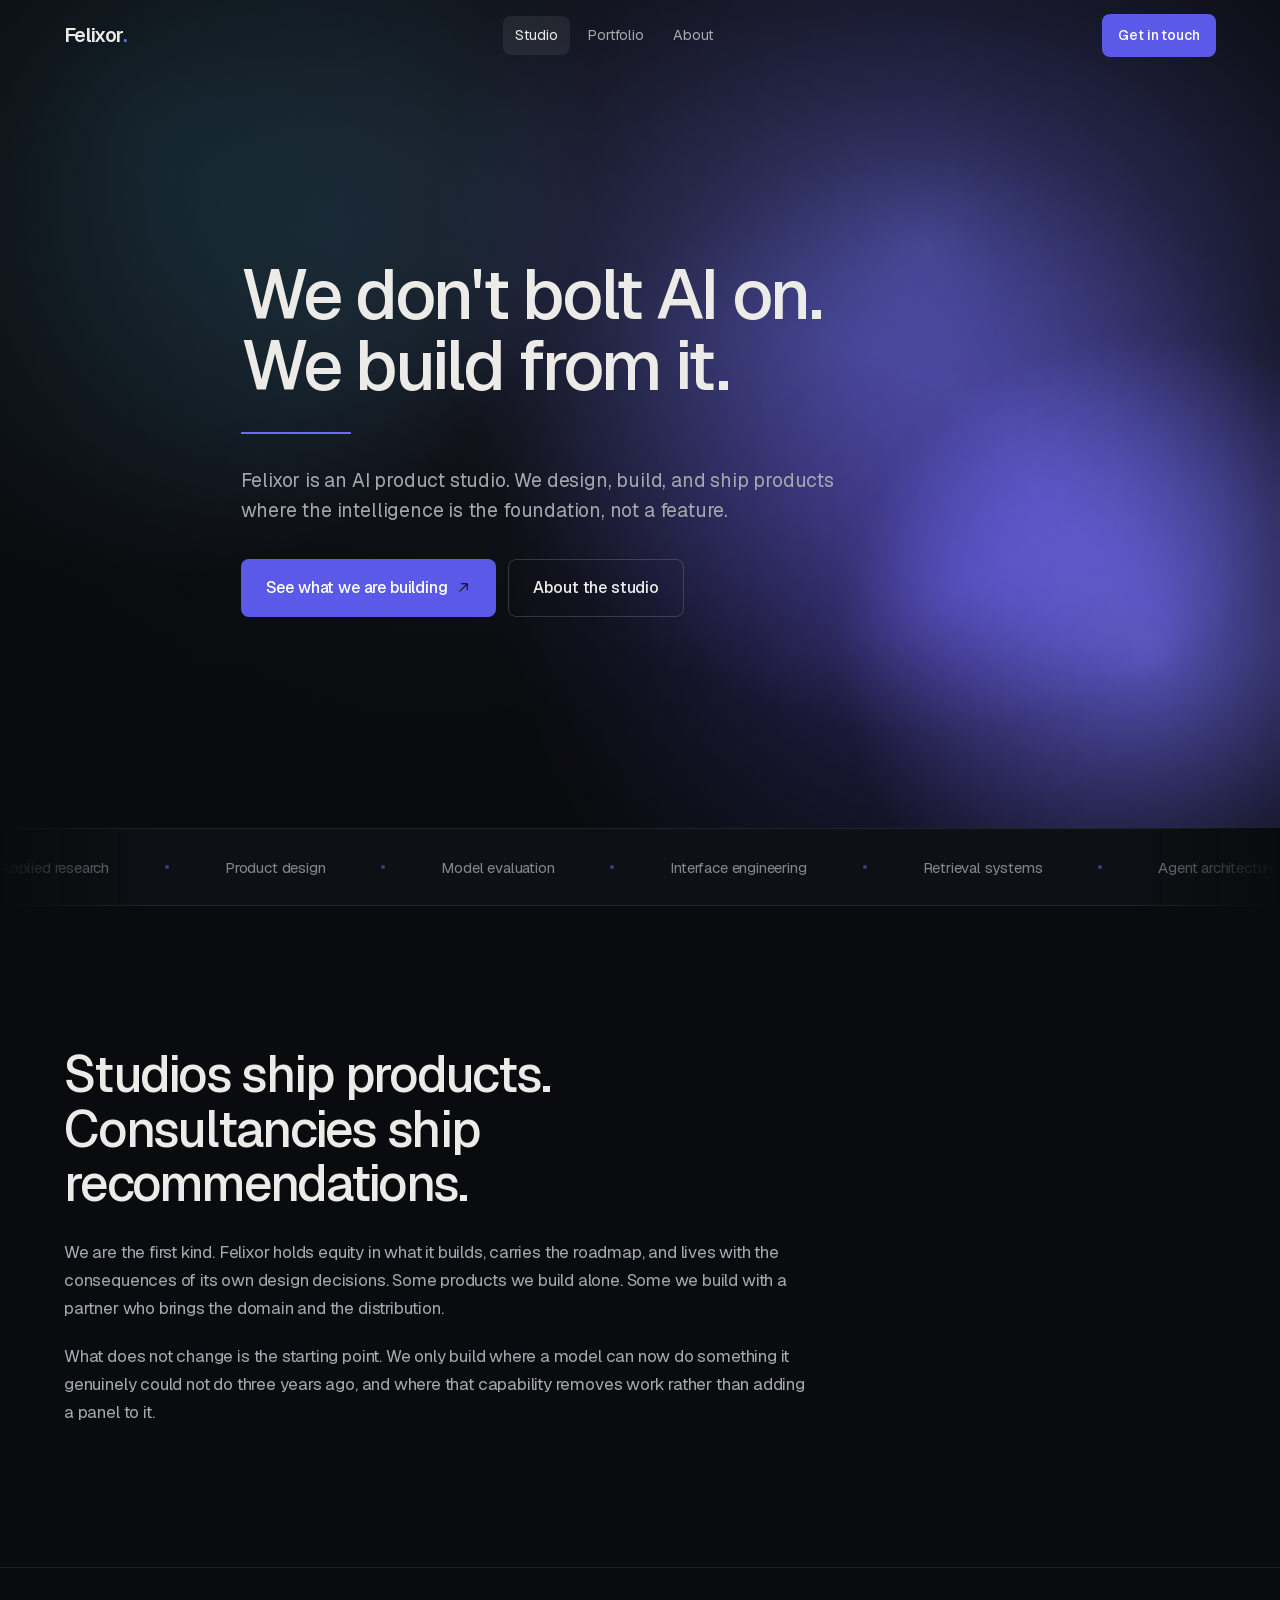
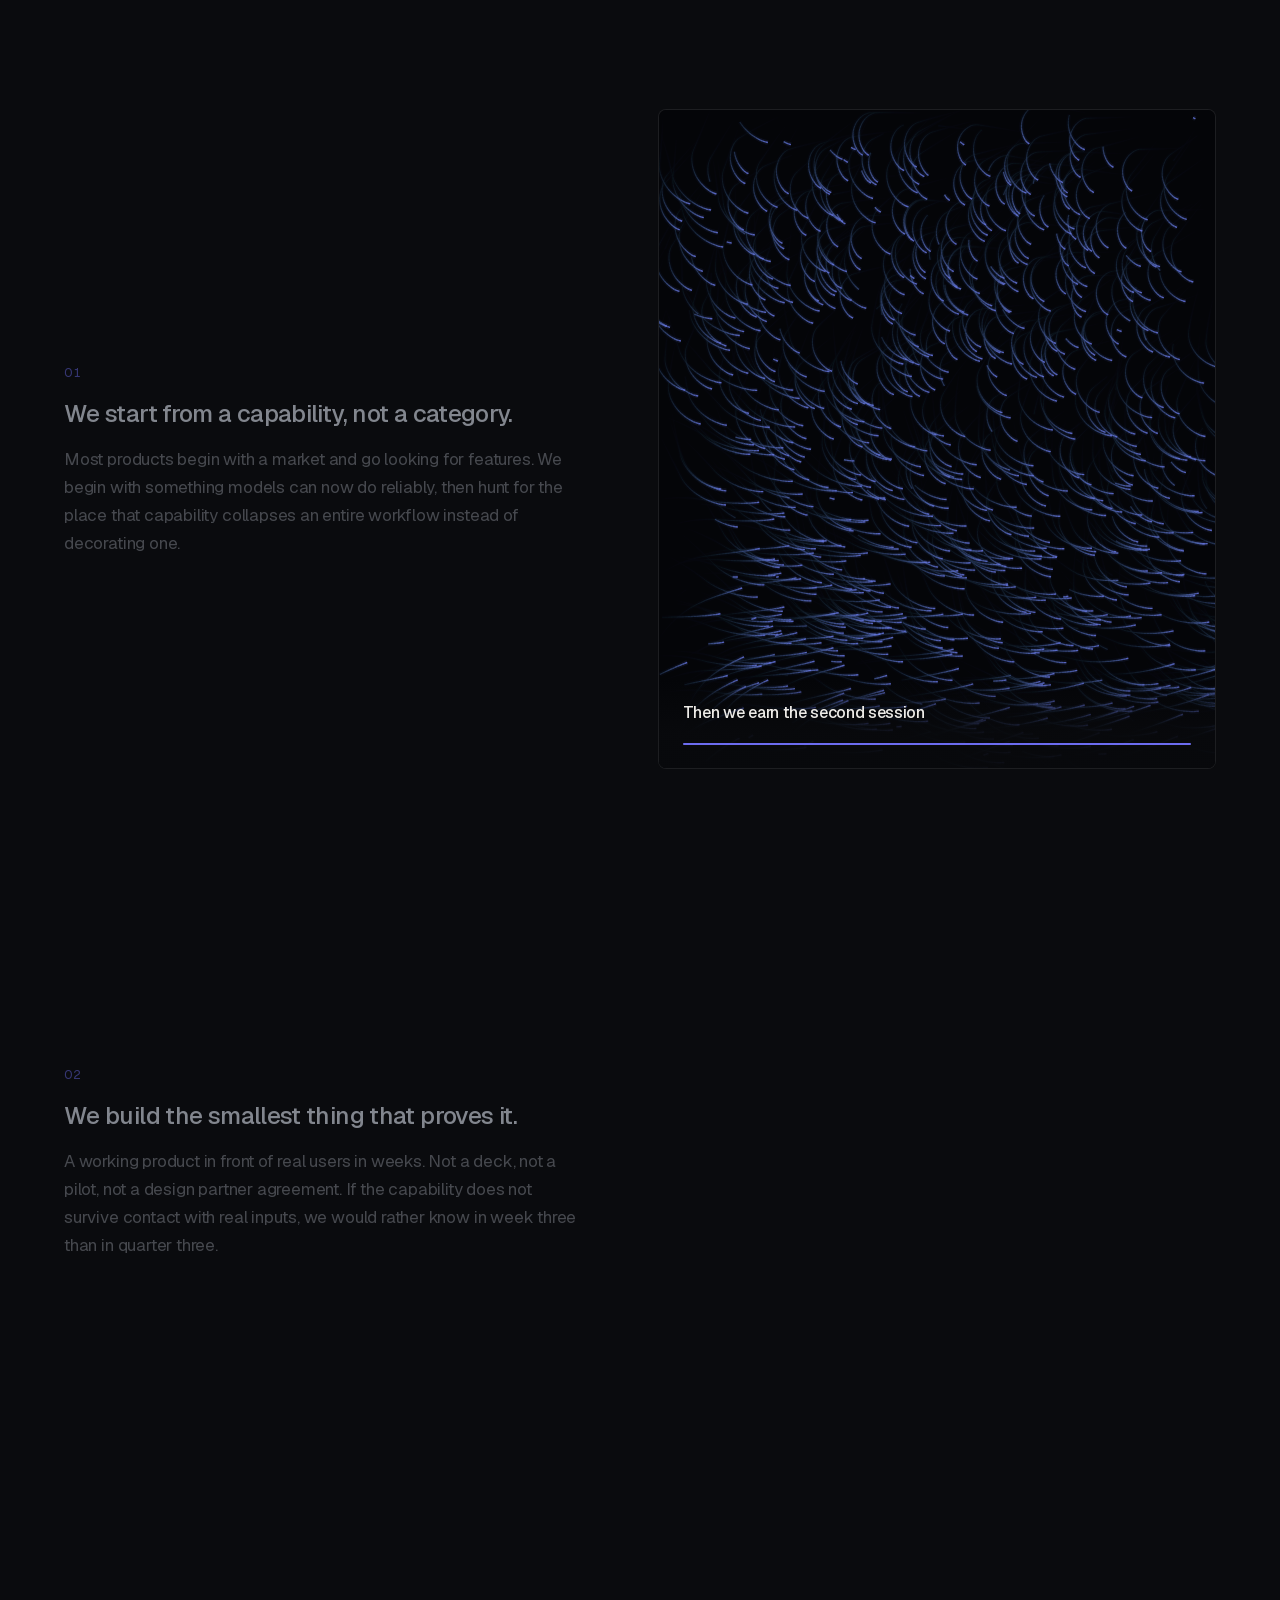
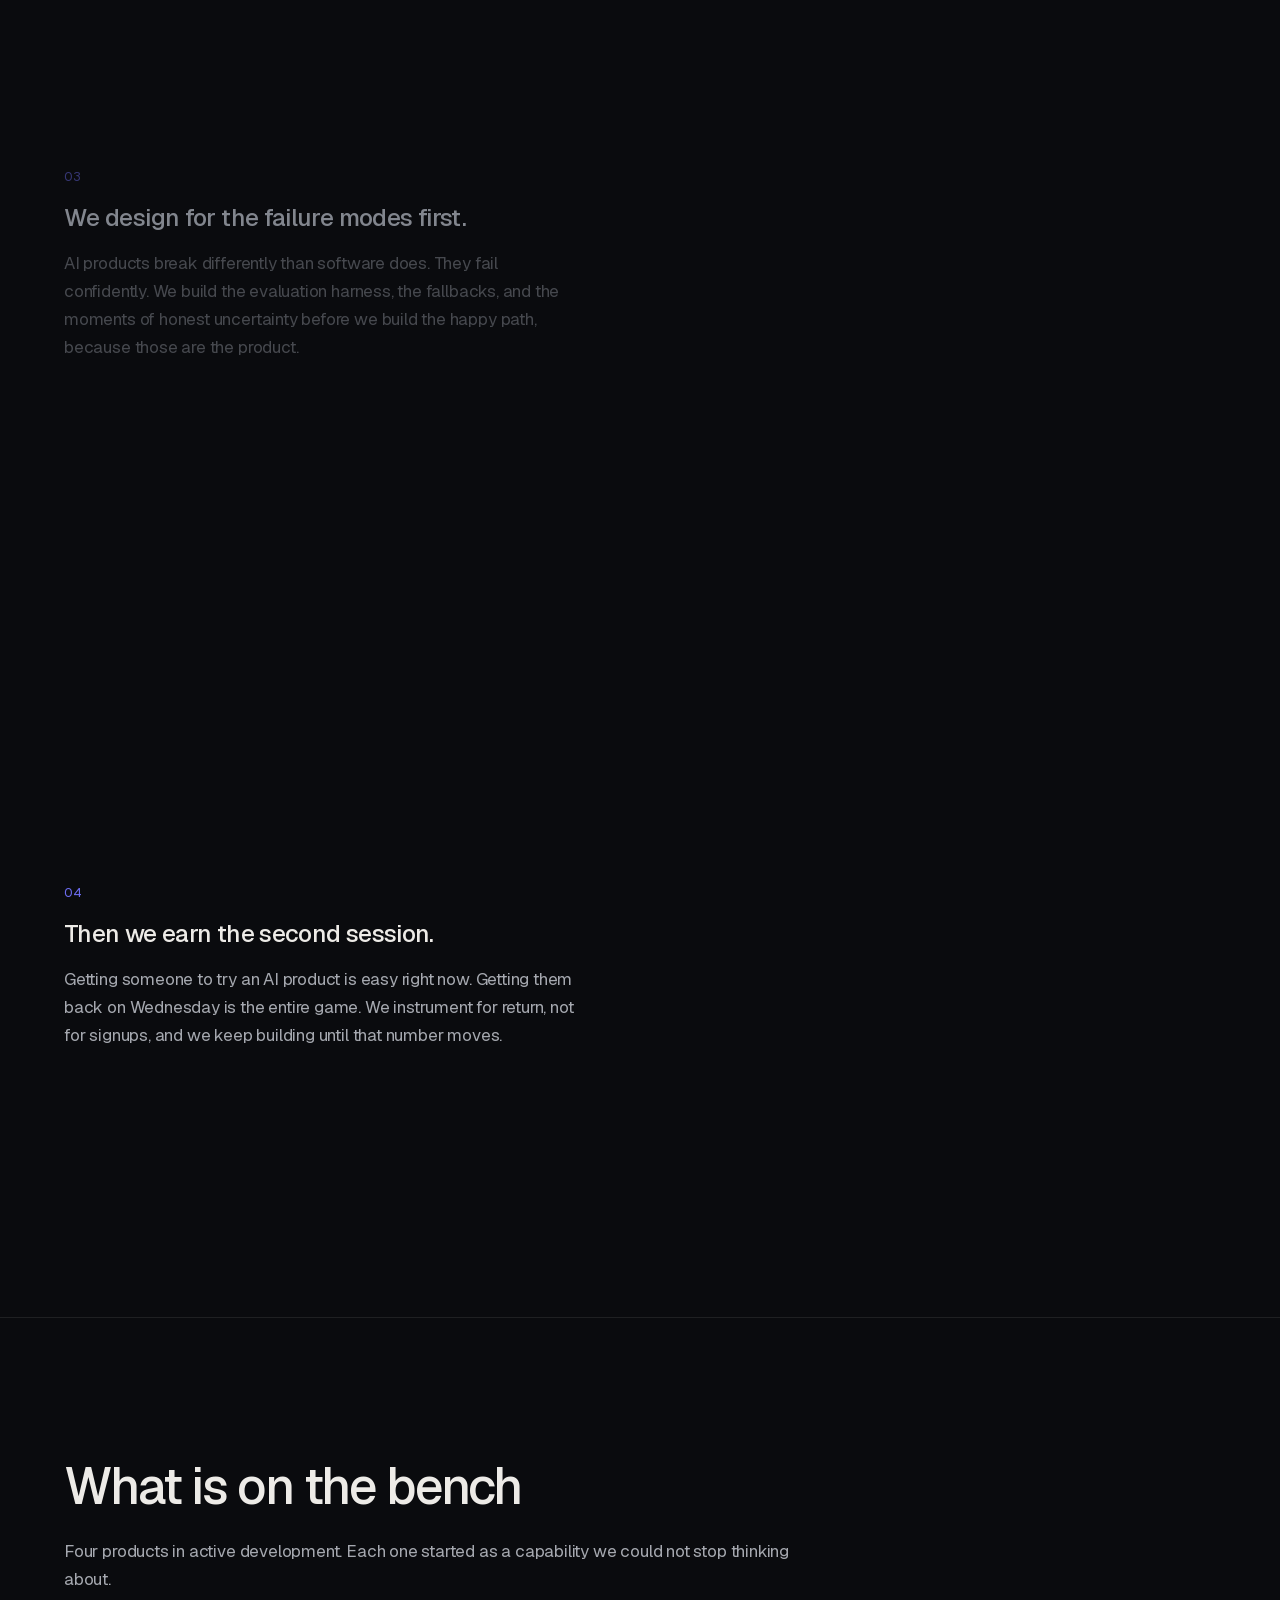
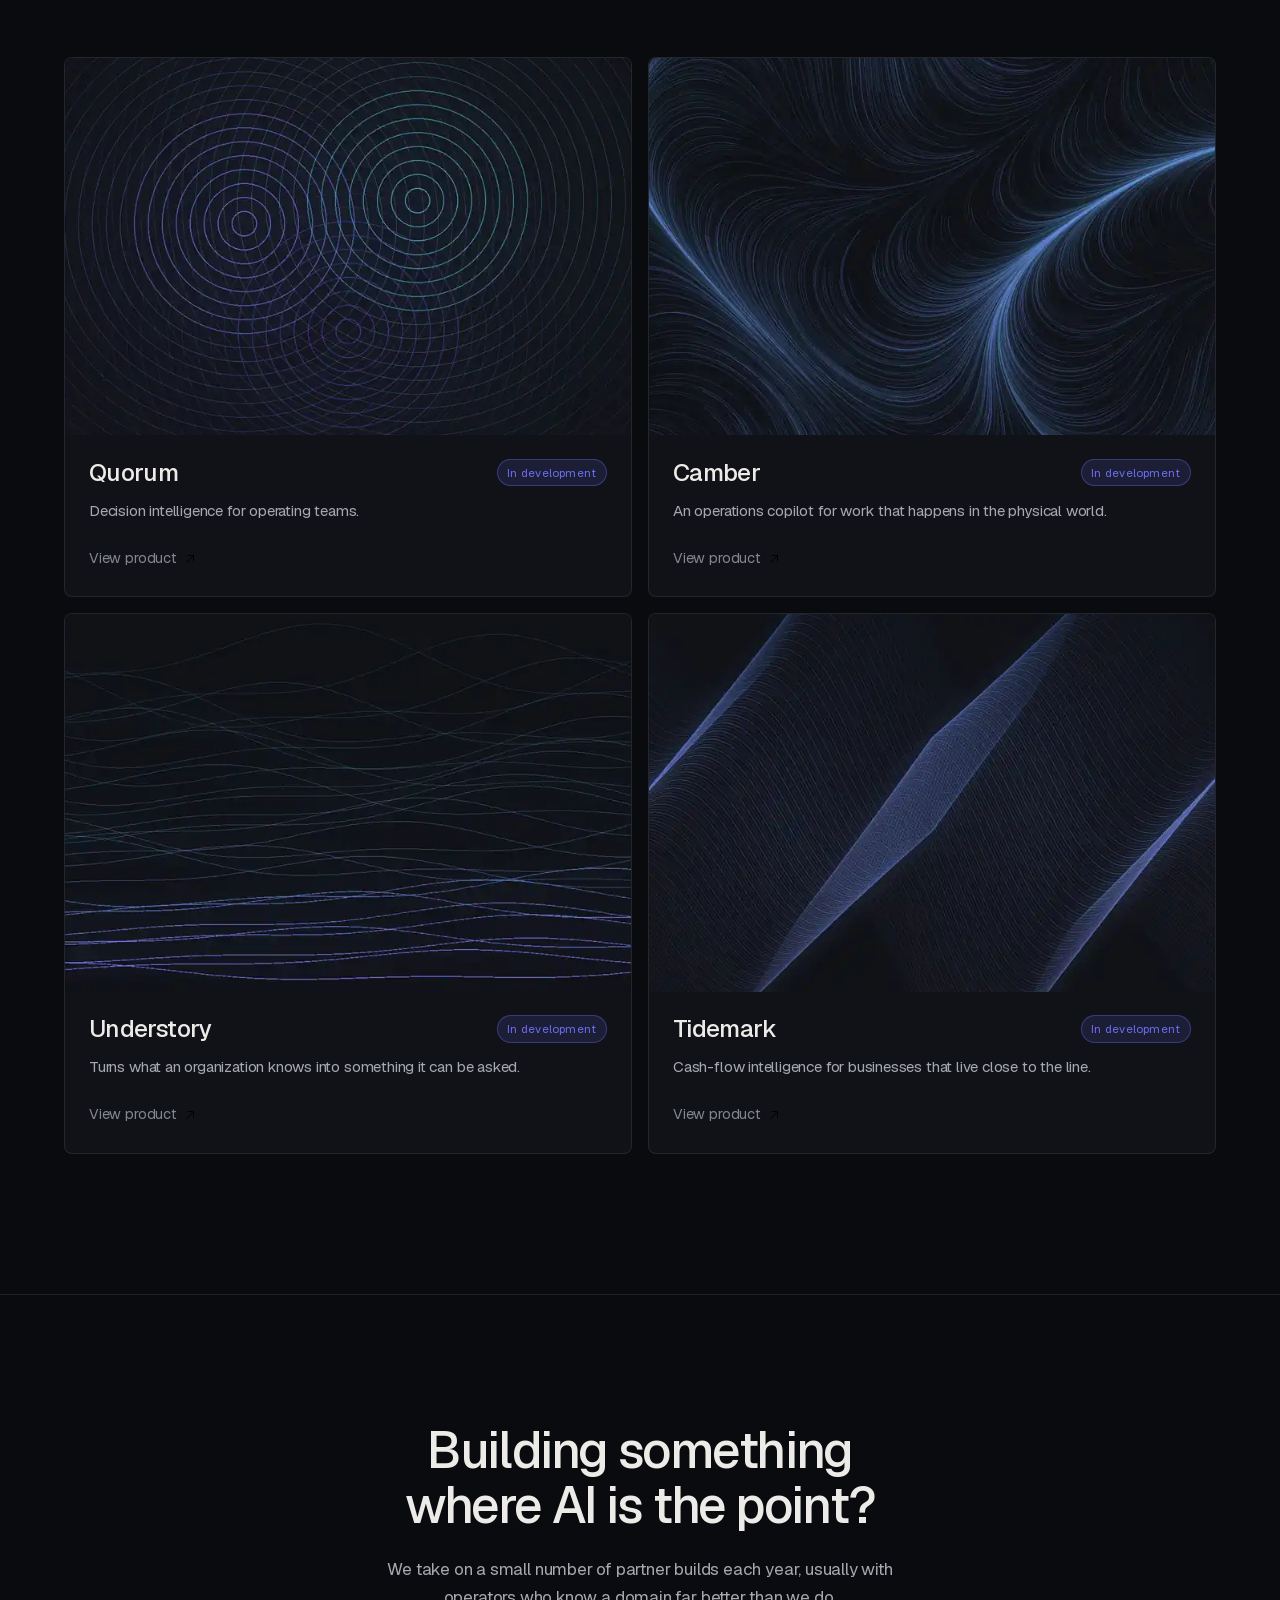
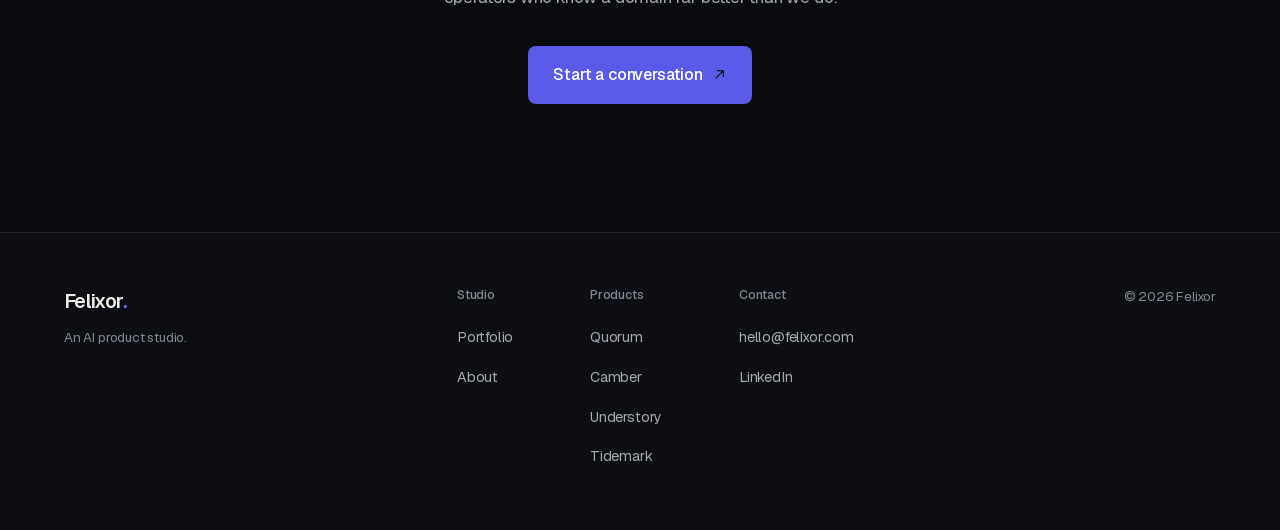
<file: index.html>
<!doctype html>
<html lang="en">
<head>
<meta charset="utf-8">
<meta name="viewport" content="width=device-width, initial-scale=1">
<meta name="description" content="Felixor is an AI product studio. We design, build, and ship products where the intelligence is the foundation, not a feature.">
<meta name="theme-color" content="#0A0B0E">
<link rel="icon" href="/favicon.ico" sizes="48x48">
<link rel="icon" href="/favicon.svg" type="image/svg+xml">
<link rel="apple-touch-icon" href="/apple-touch-icon.png">
<link rel="canonical" href="https://www.felixor.com/">
<meta property="og:type" content="website">
<meta property="og:site_name" content="Felixor">
<meta property="og:title" content="Felixor">
<meta property="og:description" content="Felixor is an AI product studio. We design, build, and ship products where the intelligence is the foundation, not a feature.">
<meta property="og:url" content="https://www.felixor.com/">
<meta name="twitter:card" content="summary_large_image">
<title>Felixor</title>
</head>
<body>
<style>@font-face{font-family:'Geist';font-style:normal;font-weight:300 700;font-display:swap;src:url(/assets/geist.woff2) format('woff2');}</style>
<style>:root{--art-quorum:url(/assets/quorum.webp);--art-camber:url(/assets/camber.webp);--art-understory:url(/assets/understory.webp);--art-tidemark:url(/assets/tidemark.webp);}</style>
<style>/* ============================================================
   FELIXOR - AI Product Studio
   Theme: single committed dark world.  Radius: one value, 8px.
   Accent: one ember, identical in every section.
   Easing tokens are the canonical UI curves, not hand-rolled.
   ============================================================ */
:root{
  --bg:#0A0B0E; --bg-2:#101218; --bg-3:#15171E;
  --line:rgba(255,255,255,.085); --line-2:rgba(255,255,255,.16);
  --fg:#EDEBE7; --fg-2:#A5A8AF; --fg-3:#82868E;
  --accent:#6C6CF0; --accent-2:#8A8AFB; --accent-dim:rgba(108,108,240,.14);
  --accent-btn:#5B5AE8; --btn-fg:#FFFFFF; --slate:#3FA9C9;
  --r:8px; --container:1280px;
  --gutter:clamp(1.25rem,5vw,4rem);
  --section:clamp(5.5rem,11vw,9rem);
  --ease-out:cubic-bezier(0.23,1,0.32,1);
  --ease-in-out:cubic-bezier(0.77,0,0.175,1);
  --sans:"Geist","Geist Fallback",-apple-system,BlinkMacSystemFont,"Segoe UI",Helvetica,Arial,sans-serif;
  --ground:#0A0B0E;
}
*,*::before,*::after{box-sizing:border-box}
html{-webkit-text-size-adjust:100%; scroll-behavior:smooth}
body{
  margin:0; background:var(--bg); color:var(--fg);
  font-family:var(--sans); font-size:17px; line-height:1.65; letter-spacing:-.011em;
  -webkit-font-smoothing:antialiased; -moz-osx-font-smoothing:grayscale; overflow-x:hidden;
}
img,canvas{max-width:100%; display:block}
a{color:inherit; text-decoration:none}
h1,h2,h3,h4,p,ul,ol,figure,figcaption{margin:0}
ul{list-style:none; padding:0}
::selection{background:var(--accent); color:#0A0B0E}
html{scrollbar-color:#2A2D35 var(--bg); scrollbar-width:thin}
::-webkit-scrollbar{width:11px;height:11px}
::-webkit-scrollbar-track{background:var(--bg)}
::-webkit-scrollbar-thumb{background:#24272F;border:3px solid var(--bg);border-radius:99px}
::-webkit-scrollbar-thumb:hover{background:#333741}
:focus-visible{outline:2px solid var(--accent); outline-offset:3px; border-radius:2px}
.skip{position:absolute;left:-9999px;top:0;z-index:200;padding:.7rem 1rem;background:var(--accent-btn);color:var(--btn-fg);border-radius:var(--r)}
.skip:focus{left:1rem;top:1rem}

/* the ground shifts hue as sections pass, so scrolling reads as travel */
.ground{position:fixed; inset:0; z-index:-2; background:var(--ground); transition:background 1.1s var(--ease-in-out)}
.wrap{max-width:var(--container); margin:0 auto; padding-inline:var(--gutter)}

/* ---------------- type ---------------- */
.display{font-size:clamp(2.5rem,5.5vw,4.5rem); font-weight:500; letter-spacing:-.038em; line-height:1.0; text-wrap:balance}
.h2{font-size:clamp(1.95rem,4vw,3.15rem); font-weight:500; letter-spacing:-.034em; line-height:1.08; text-wrap:balance}
.h3{font-size:clamp(1.2rem,1.9vw,1.55rem); font-weight:500; letter-spacing:-.026em; line-height:1.22}
.h4{font-size:1.0rem; font-weight:500; letter-spacing:-.018em}
.lead{font-size:clamp(1.05rem,1.5vw,1.3rem); line-height:1.55; color:var(--fg-2); max-width:46ch}
.body{color:var(--fg-2); max-width:68ch}
.body + .body{margin-top:1.15em}
.small{font-size:.9rem; color:var(--fg-3)}

/* ---------------- nav ---------------- */
.nav{position:fixed; inset:0 0 auto 0; z-index:60; height:72px; display:flex; align-items:center;
     border-bottom:1px solid transparent;
     transition:background .45s var(--ease-out), border-color .45s var(--ease-out), backdrop-filter .45s var(--ease-out)}
.nav.stuck{background:rgba(10,11,14,.8); backdrop-filter:blur(16px) saturate(140%); border-bottom-color:var(--line)}
.nav .wrap{display:flex; align-items:center; justify-content:space-between; width:100%; gap:1rem}
.mark{font-size:1.22rem; font-weight:600; letter-spacing:-.034em; display:inline-flex; align-items:baseline}
.mark i{color:var(--accent); font-style:normal}
.navlinks{display:flex; align-items:center; gap:.35rem; position:relative}
.navlinks a{font-size:.9rem; color:var(--fg-2); padding:.45rem .75rem; border-radius:var(--r); position:relative; z-index:1;
            transition:color .2s ease}
.navlinks a[aria-current="page"]{color:var(--fg)}
.navlinks a:hover{color:var(--fg)}
/* the pill slides between tabs instead of blinking to the new one */
.navpill{position:absolute; top:0; left:0; height:100%; border-radius:var(--r); background:rgba(255,255,255,.07);
         transition:transform .38s var(--ease-out), width .38s var(--ease-out), opacity .25s ease; opacity:0; pointer-events:none}
.navpill.on{opacity:1}

/* ---------------- buttons ---------------- */
.btn{display:inline-flex; align-items:center; gap:.55rem; white-space:nowrap; font-size:.925rem; font-weight:500;
     letter-spacing:-.01em; padding:.72rem 1.15rem; border-radius:var(--r); border:1px solid transparent;
     transition:transform .16s var(--ease-out), background .22s var(--ease-out), border-color .22s var(--ease-out), color .22s var(--ease-out)}
.btn svg{width:15px;height:15px;flex:none; transition:transform .22s var(--ease-out)}
.btn-primary{background:var(--accent-btn); color:var(--btn-fg)}
.btn-ghost{border-color:var(--line-2); color:var(--fg)}
.btn-lg{padding:.92rem 1.5rem; font-size:1rem}
.btn:active{transform:scale(.985)}
@media (hover:hover) and (pointer:fine){
  .btn-primary:hover{background:var(--accent); transform:translateY(-1px)}
  .btn-ghost:hover{border-color:var(--fg-3); background:rgba(255,255,255,.05); transform:translateY(-1px)}
  .btn:hover svg{transform:translate(2px,-2px)}
}

/* ---------------- routing ---------------- */
.page{display:none}
.page.active{display:block}
.page.entering{animation:pageIn .5s var(--ease-out) both}
.page.leaving{animation:pageOut .18s var(--ease-out) both}
@keyframes pageIn{from{opacity:0; transform:translateY(14px)} to{opacity:1; transform:none}}
@keyframes pageOut{from{opacity:1} to{opacity:0}}

/* ---------------- hero ---------------- */
.hero{position:relative; min-height:92dvh; display:flex; align-items:center; padding:120px 0 clamp(3rem,8vh,6rem)}
#mesh{position:absolute; inset:0; width:100%; height:100%; z-index:-1; opacity:0; transition:opacity 1.6s var(--ease-out) .1s}
.lit #mesh{opacity:1}
.hero::after{content:""; position:absolute; inset:0; z-index:-1; pointer-events:none;
  background:
    linear-gradient(90deg, rgba(10,11,14,.80) 0%, rgba(10,11,14,.44) 42%, rgba(10,11,14,.10) 100%),
    radial-gradient(120% 80% at 50% 60%, transparent 26%, rgba(10,11,14,.80) 100%)}
.hero h1{max-width:17ch; margin-bottom:1.5rem}
.rule{height:2px; background:var(--accent); width:0; margin:2rem 0; max-width:110px}
.hero-actions{display:flex; flex-wrap:wrap; gap:.75rem; margin-top:2.1rem}
.w{display:inline-block; overflow:hidden; padding-bottom:.14em; margin-bottom:-.14em; vertical-align:bottom}
.w > span{display:inline-block; transform:translateY(110%)}

/* ---------------- capability marquee ---------------- */
.strip{border-block:1px solid var(--line); background:rgba(16,18,24,.72); overflow:hidden; padding-block:1.6rem;
       -webkit-mask-image:linear-gradient(90deg,transparent,#000 12%,#000 88%,transparent);
       mask-image:linear-gradient(90deg,transparent,#000 12%,#000 88%,transparent)}
.track{display:flex; gap:3.5rem; width:max-content; animation:slide 42s linear infinite}
.strip:hover .track{animation-play-state:paused}
.track span{font-size:.95rem; color:var(--fg-3); white-space:nowrap; display:inline-flex; align-items:center; gap:3.5rem}
.track span::after{content:""; width:4px; height:4px; border-radius:50%; background:var(--accent); opacity:.5}
@keyframes slide{from{transform:translateX(0)} to{transform:translateX(-50%)}}

/* ---------------- scrollytelling ---------------- */
.story{padding-block:var(--section) 0; position:relative}
.story-grid{display:grid; grid-template-columns:minmax(0,1fr) minmax(0,1.08fr); gap:clamp(2rem,6vw,5rem); align-items:start}
.steps{display:grid}
.step{min-height:78vh; display:flex; flex-direction:column; justify-content:center; padding-block:2rem}
.step-n{font-size:.8rem; font-variant-numeric:tabular-nums; letter-spacing:.06em; color:var(--accent); opacity:.45; margin-bottom:1rem;
        transition:opacity .5s var(--ease-out)}
.step h3{margin-bottom:1rem; color:var(--fg-3); transition:color .5s var(--ease-out)}
.step p{color:var(--fg-3); max-width:52ch; opacity:.5; transition:opacity .5s var(--ease-out), color .5s var(--ease-out)}
.step.on .step-n{opacity:1}
.step.on h3{color:var(--fg)}
.step.on p{opacity:1; color:var(--fg-2)}
.sticky{position:sticky; top:96px; height:min(78vh,660px); display:flex; flex-direction:column}
.vis-frame{position:relative; flex:1; border:1px solid var(--line); border-radius:var(--r); overflow:hidden; background:#08090C}
#story-canvas{position:absolute; inset:0; width:100%; height:100%}
.vis-label{position:absolute; left:0; right:0; bottom:0; padding:1.4rem 1.5rem; z-index:2;
  background:linear-gradient(180deg,transparent,rgba(8,9,12,.94) 62%)}
.vis-label .lab{display:block; height:1.5em; position:relative; overflow:hidden}
.vis-label .lab b{position:absolute; inset:0; font-weight:500; font-size:1rem; letter-spacing:-.02em;
  opacity:0; transform:translateY(80%); transition:opacity .45s var(--ease-out), transform .45s var(--ease-out)}
.vis-label .lab b.on{opacity:1; transform:none}
.bar{height:2px; background:var(--line); margin-top:1.1rem; border-radius:2px; overflow:hidden}
.bar span{display:block; height:100%; background:var(--accent); transform-origin:left; transform:scaleX(.25);
          transition:transform .6s var(--ease-out)}

/* ---------------- product cards ---------------- */
.cards{display:grid; grid-template-columns:repeat(2,minmax(0,1fr)); gap:16px; margin-top:clamp(2.5rem,5vw,4rem)}
.card{position:relative; border:1px solid var(--line); border-radius:var(--r); overflow:hidden; background:var(--bg-2);
      display:flex; flex-direction:column; transition:border-color .3s var(--ease-out), transform .3s var(--ease-out)}
.card-art{position:relative; aspect-ratio:3/2; overflow:hidden; background:#08090C}
.art{position:absolute; inset:0; background-image:var(--art); background-size:cover; background-position:center;
      transform:scale(1.02); transition:transform .7s var(--ease-out)}
.card-body{padding:1.4rem 1.5rem 1.6rem; display:flex; flex-direction:column; gap:.5rem; flex:1}
.card-top{display:flex; align-items:center; justify-content:space-between; gap:1rem}
.chip{font-size:.72rem; letter-spacing:.02em; color:var(--fg-3); border:1px solid var(--line-2); border-radius:99px; padding:.2rem .6rem; white-space:nowrap}
.chip-dev{color:var(--accent); border-color:rgba(108,108,240,.38); background:var(--accent-dim)}
.card p{font-size:.95rem; color:var(--fg-2); margin-top:.15rem}
.card .go{margin-top:auto; padding-top:1rem; font-size:.9rem; color:var(--fg-3); display:inline-flex; align-items:center; gap:.4rem;
          transition:color .25s var(--ease-out)}
.card .go svg{width:14px;height:14px; transition:transform .25s var(--ease-out)}
@media (hover:hover) and (pointer:fine){
  .card:hover{border-color:var(--line-2); transform:translateY(-3px)}
  .card:hover .art{transform:scale(1.09)}
  .card:hover .go{color:var(--accent)}
  .card:hover .go svg{transform:translate(2px,-2px)}
}

/* ---------------- product detail ---------------- */
.phero{position:relative; padding-top:132px}
.phero-art{position:relative; border-radius:var(--r); overflow:hidden; border:1px solid var(--line); margin-top:clamp(2rem,4vw,3rem)}
.phero-art{height:clamp(240px,34vw,420px)}
.phero-art .art{transform:scale(1.04)}
.phero-art::after{content:""; position:absolute; inset:0; background:linear-gradient(180deg,transparent 40%,rgba(10,11,14,.5))}
.back{display:inline-flex; align-items:center; gap:.45rem; font-size:.9rem; color:var(--fg-3); margin-bottom:1.6rem;
      transition:color .25s var(--ease-out)}
.back svg{width:15px;height:15px; transform:rotate(180deg); opacity:.85; transition:transform .25s var(--ease-out)}
.back:hover svg{transform:rotate(180deg) translateX(2px)}
.back:hover{color:var(--accent)}
.pmeta{display:flex; gap:.6rem; align-items:center; margin-bottom:1.4rem; flex-wrap:wrap}
.pgrid{display:grid; grid-template-columns:minmax(0,.8fr) minmax(0,1.2fr); gap:clamp(2rem,6vw,5rem); align-items:start}
.does{border-top:1px solid var(--line-2); margin-top:.4rem}
.does li{padding-block:1.5rem; border-bottom:1px solid var(--line)}
.does h4{margin-bottom:.4rem}
.does p{font-size:.95rem; color:var(--fg-2); max-width:60ch}
.cta-band{border:1px solid var(--line); border-radius:var(--r); background:linear-gradient(150deg,var(--accent-dim),rgba(108,108,240,.02));
          padding:clamp(2rem,4vw,3rem); margin-top:clamp(3rem,6vw,4.5rem); display:flex; justify-content:space-between;
          align-items:center; gap:2rem; flex-wrap:wrap}

/* ---------------- about ---------------- */
.about-hero{padding-top:132px}
.timeline{margin-top:clamp(2rem,4vw,3rem); border-top:1px solid var(--line-2)}
.timeline li{display:grid; grid-template-columns:minmax(0,.42fr) minmax(0,1fr); gap:clamp(1rem,4vw,3rem);
             padding-block:1.5rem; border-bottom:1px solid var(--line)}
.timeline .org{font-weight:500; letter-spacing:-.018em}
.timeline .role{color:var(--fg-2); font-size:.98rem}
.timeline .note{color:var(--fg-3); font-size:.92rem; margin-top:.25rem}

/* ---------------- generic ---------------- */
.section{padding-block:var(--section)}
.section-b{border-top:1px solid var(--line)}
.closing{text-align:center; padding-block:clamp(5rem,11vw,8rem)}
.closing .h2{margin-inline:auto; max-width:20ch}
.closing .body{margin:1.4rem auto 2.2rem; max-width:52ch}
.footer{border-top:1px solid var(--line); background:rgba(16,18,24,.6)}
.footer .wrap{padding-block:3.25rem; display:flex; justify-content:space-between; gap:2rem; flex-wrap:wrap; align-items:flex-start}
.footer .cols{display:flex; gap:clamp(2rem,6vw,5rem); flex-wrap:wrap}
.footer h4{font-size:.78rem; font-weight:500; color:var(--fg-3); margin:0 0 .9rem}
.footer li{margin-bottom:.15rem}
.footer li a{font-size:.9rem; color:var(--fg-2); display:inline-block; padding-block:.42rem; transition:color .25s var(--ease-out)}
.footer li a:hover{color:var(--accent)}
.legal{font-size:.84rem; color:var(--fg-3)}

/* ---------------- reveals ---------------- */
.rise{opacity:0; transform:translateY(22px); transition:opacity .8s var(--ease-out), transform .8s var(--ease-out)}
.rise.in{opacity:1; transform:none}
.d1{transition-delay:.06s}.d2{transition-delay:.12s}.d3{transition-delay:.18s}.d4{transition-delay:.24s}
.pop{opacity:0; transform:translateY(16px) scale(.985); transition:opacity .65s var(--ease-out), transform .65s var(--ease-out)}
.pop.in{opacity:1; transform:none}

/* hero load choreography: the one authored moment */
.ready .w > span{transition:transform .95s var(--ease-out)}
.lit .w > span{transform:none}
.ready .hero-lag{opacity:0; transform:translateY(18px); transition:opacity .8s var(--ease-out) .5s, transform .8s var(--ease-out) .5s}
.lit .hero-lag{opacity:1; transform:none}
.ready .rule{transition:width 1.1s var(--ease-out) .4s}
.lit .rule{width:110px}
.ready .nav{opacity:0; transition:opacity .7s var(--ease-out) .1s, background .45s var(--ease-out), border-color .45s var(--ease-out)}
.lit .nav{opacity:1}

/* scrubbed parallax where the browser supports a scroll timeline; decorative, so no fallback needed */
@supports (animation-timeline: view()){
  @media (prefers-reduced-motion: no-preference){
    .card-art .art{animation:drift linear both; animation-timeline:view(); animation-range:entry 10% exit 90%}
    @keyframes drift{from{transform:scale(1.12) translateY(-2.5%)} to{transform:scale(1.12) translateY(2.5%)}}
    .phero-art .art{animation:drift2 linear both; animation-timeline:view(); animation-range:entry 0% exit 100%}
    @keyframes drift2{from{transform:scale(1.1) translateY(-3%)} to{transform:scale(1.1) translateY(3%)}}
  }
}

/* ---------------- responsive ---------------- */
@media (max-width:1000px){
  .story-grid,.pgrid{grid-template-columns:1fr; gap:2rem}
  .sticky{position:sticky; top:80px; height:52vh; order:-1; margin-bottom:1rem}
  .step{min-height:auto; padding-block:2.25rem}
  .step-n,.step h3,.step p{opacity:1; color:inherit}
  .step h3{color:var(--fg)} .step p{color:var(--fg-2)}
  .cards{grid-template-columns:1fr}
}
@media (max-width:760px){
  body{font-size:16px}
  .nav{height:64px}
  .navlinks{gap:0}
  .navlinks a{padding:.4rem .5rem; font-size:.85rem}
  .mark{font-size:1.12rem}
  .hero{min-height:auto; padding:112px 0 clamp(3rem,10vw,5rem)}
  .hero-actions .btn{flex:1 1 auto; justify-content:center}
  .timeline li{grid-template-columns:1fr; gap:.3rem}
  .footer .wrap{flex-direction:column}
  .cta-band{flex-direction:column; align-items:flex-start}
}
@media (max-width:420px){ .navlinks a{padding:.4rem .38rem; font-size:.8rem} }
/* At 360px and under the nav CTA no longer fits and gets clipped. It fits at
   390px, so the cutoff is here, not higher. Hero and footer carry the same action. */
@media (max-width:360px){ .nav .navcta{display:none} }

/* ---------------- reduced motion ---------------- */
@media (prefers-reduced-motion:reduce){
  html{scroll-behavior:auto}
  *,*::before,*::after{animation-duration:.01ms !important; animation-iteration-count:1 !important; transition-duration:.01ms !important; transition-delay:0s !important}
  .rise,.pop,.ready .hero-lag{opacity:1 !important; transform:none !important}
  .w > span{transform:none !important}
  .rule{width:110px !important}
  #mesh{opacity:1}
  .step-n,.step p{opacity:1 !important}
  .step h3{color:var(--fg) !important} .step p{color:var(--fg-2) !important}
  .track{animation:none; transform:none}
}
</style>
<noscript><style>
  .page{display:none !important} #page-home{display:block !important}
  .rise,.pop,.hero-lag{opacity:1 !important; transform:none !important}
  .w > span{transform:none !important}
  .rule{width:110px !important}
  .step-n{opacity:1} .step h3{color:var(--fg)} .step p{opacity:1; color:var(--fg-2)}
  #mesh,#story-canvas{display:none}
  .vis-frame{background:linear-gradient(150deg,#15171E,#0A0B0E)}
</style></noscript>
<a class="skip" href="#main">Skip to content</a>
<div class="ground" aria-hidden="true"></div>
<header class="nav" id="nav">
  <div class="wrap">
    <a href="#/" class="mark" aria-label="Felixor, home">Felixor<i>.</i></a>
    <nav class="navlinks" aria-label="Primary">
      <span class="navpill" aria-hidden="true"></span>
      <a href="#/">Studio</a>
      <a href="#/portfolio">Portfolio</a>
      <a href="#/about">About</a>
    </nav>
    <a href="mailto:hello@felixor.com?subject=Felixor" class="btn btn-primary navcta" style="padding:.58rem .95rem;font-size:.875rem">Get in touch</a>
  </div>
</header>
<main id="main"><div class="page" id="page-home" data-title="Felixor">
<section class="hero" data-ground="#0A0B0E">
  <canvas id="mesh" aria-hidden="true"></canvas>
  <div class="wrap">
    <h1 class="display"><span class="w"><span style="transition-delay:60ms">We</span></span> <span class="w"><span style="transition-delay:112ms">don't</span></span> <span class="w"><span style="transition-delay:164ms">bolt</span></span> <span class="w"><span style="transition-delay:216ms">AI</span></span> <span class="w"><span style="transition-delay:268ms">on.</span></span> <span class="w"><span style="transition-delay:320ms">We</span></span> <span class="w"><span style="transition-delay:372ms">build</span></span> <span class="w"><span style="transition-delay:424ms">from</span></span> <span class="w"><span style="transition-delay:476ms">it.</span></span></h1>
    <div class="rule" aria-hidden="true"></div>
    <p class="lead hero-lag">Felixor is an AI product studio. We design, build, and ship products where the intelligence is the foundation, not a feature.</p>
    <div class="hero-actions hero-lag">
      <a class="btn btn-primary btn-lg" href="#/portfolio">See what we are building <svg viewBox="0 0 256 256" aria-hidden="true" focusable="false"><path d="M200,64V168a8,8,0,0,1-16,0V83.31L69.66,197.66a8,8,0,0,1-11.32-11.32L172.69,72H88a8,8,0,0,1,0-16H192A8,8,0,0,1,200,64Z"/></svg></a>
      <a class="btn btn-ghost btn-lg" href="#/about">About the studio</a>
    </div>
  </div>
</section>

<div class="strip" aria-hidden="true"><div class="track"><span>Applied research</span><span>Product design</span><span>Model evaluation</span><span>Interface engineering</span><span>Retrieval systems</span><span>Agent architecture</span><span>Rollout and adoption</span><span>Zero to one</span><span>Applied research</span><span>Product design</span><span>Model evaluation</span><span>Interface engineering</span><span>Retrieval systems</span><span>Agent architecture</span><span>Rollout and adoption</span><span>Zero to one</span></div></div>

<section class="section" data-ground="#0B0D12">
  <div class="wrap">
    <h2 class="h2 rise" style="max-width:17ch">Studios ship products. Consultancies ship recommendations.</h2>
    <p class="body rise d1" style="margin-top:1.75rem">We are the first kind. Felixor holds equity in what it builds, carries the roadmap, and lives with the consequences of its own design decisions. Some products we build alone. Some we build with a partner who brings the domain and the distribution.</p>
    <p class="body rise d2">What does not change is the starting point. We only build where a model can now do something it genuinely could not do three years ago, and where that capability removes work rather than adding a panel to it.</p>
  </div>
</section>

<section class="story section-b" data-ground="#0C0A10">
  <div class="wrap story-grid">
    <div class="steps"><article class="step"><div class="step-n">01</div><h3 class="h3">We start from a capability, not a category.</h3><p>Most products begin with a market and go looking for features. We begin with something models can now do reliably, then hunt for the place that capability collapses an entire workflow instead of decorating one.</p></article><article class="step"><div class="step-n">02</div><h3 class="h3">We build the smallest thing that proves it.</h3><p>A working product in front of real users in weeks. Not a deck, not a pilot, not a design partner agreement. If the capability does not survive contact with real inputs, we would rather know in week three than in quarter three.</p></article><article class="step"><div class="step-n">03</div><h3 class="h3">We design for the failure modes first.</h3><p>AI products break differently than software does. They fail confidently. We build the evaluation harness, the fallbacks, and the moments of honest uncertainty before we build the happy path, because those are the product.</p></article><article class="step"><div class="step-n">04</div><h3 class="h3">Then we earn the second session.</h3><p>Getting someone to try an AI product is easy right now. Getting them back on Wednesday is the entire game. We instrument for return, not for signups, and we keep building until that number moves.</p></article></div>
    <div class="sticky">
      <div class="vis-frame">
        <canvas id="story-canvas" aria-hidden="true"></canvas>
        <div class="vis-label"><span class="lab"><b class="on">We start from a capability, not a category</b><b>We build the smallest thing that proves it</b><b>We design for the failure modes first</b><b>Then we earn the second session</b></span><div class="bar"><span></span></div></div>
      </div>
    </div>
  </div>
</section>

<section class="section section-b" data-ground="#0A0B0E">
  <div class="wrap">
    <h2 class="h2 rise" style="max-width:16ch">What is on the bench</h2>
    <p class="body rise d1" style="margin-top:1.5rem">Four products in active development. Each one started as a capability we could not stop thinking about.</p>
    <div class="cards"><a class="card pop" href="#/product/quorum"><div class="card-art"><div class="art" style="--art:var(--art-quorum)" role="img" aria-label="Generative artwork for Quorum"></div></div><div class="card-body"><div class="card-top"><h3 class="h3">Quorum</h3><span class="chip chip-dev">In development</span></div><p>Decision intelligence for operating teams.</p><span class="go">View product <svg viewBox="0 0 256 256" aria-hidden="true" focusable="false"><path d="M200,64V168a8,8,0,0,1-16,0V83.31L69.66,197.66a8,8,0,0,1-11.32-11.32L172.69,72H88a8,8,0,0,1,0-16H192A8,8,0,0,1,200,64Z"/></svg></span></div></a><a class="card pop" href="#/product/camber"><div class="card-art"><div class="art" style="--art:var(--art-camber)" role="img" aria-label="Generative artwork for Camber"></div></div><div class="card-body"><div class="card-top"><h3 class="h3">Camber</h3><span class="chip chip-dev">In development</span></div><p>An operations copilot for work that happens in the physical world.</p><span class="go">View product <svg viewBox="0 0 256 256" aria-hidden="true" focusable="false"><path d="M200,64V168a8,8,0,0,1-16,0V83.31L69.66,197.66a8,8,0,0,1-11.32-11.32L172.69,72H88a8,8,0,0,1,0-16H192A8,8,0,0,1,200,64Z"/></svg></span></div></a><a class="card pop" href="#/product/understory"><div class="card-art"><div class="art" style="--art:var(--art-understory)" role="img" aria-label="Generative artwork for Understory"></div></div><div class="card-body"><div class="card-top"><h3 class="h3">Understory</h3><span class="chip chip-dev">In development</span></div><p>Turns what an organization knows into something it can be asked.</p><span class="go">View product <svg viewBox="0 0 256 256" aria-hidden="true" focusable="false"><path d="M200,64V168a8,8,0,0,1-16,0V83.31L69.66,197.66a8,8,0,0,1-11.32-11.32L172.69,72H88a8,8,0,0,1,0-16H192A8,8,0,0,1,200,64Z"/></svg></span></div></a><a class="card pop" href="#/product/tidemark"><div class="card-art"><div class="art" style="--art:var(--art-tidemark)" role="img" aria-label="Generative artwork for Tidemark"></div></div><div class="card-body"><div class="card-top"><h3 class="h3">Tidemark</h3><span class="chip chip-dev">In development</span></div><p>Cash-flow intelligence for businesses that live close to the line.</p><span class="go">View product <svg viewBox="0 0 256 256" aria-hidden="true" focusable="false"><path d="M200,64V168a8,8,0,0,1-16,0V83.31L69.66,197.66a8,8,0,0,1-11.32-11.32L172.69,72H88a8,8,0,0,1,0-16H192A8,8,0,0,1,200,64Z"/></svg></span></div></a></div>
  </div>
</section>

<section class="closing section-b" data-ground="#100C0A">
  <div class="wrap">
    <h2 class="h2 rise">Building something where AI is the point?</h2>
    <p class="body rise d1">We take on a small number of partner builds each year, usually with operators who know a domain far better than we do.</p>
    <div class="rise d2">
      <a class="btn btn-primary btn-lg" href="mailto:hello@felixor.com?subject=Felixor">Start a conversation <svg viewBox="0 0 256 256" aria-hidden="true" focusable="false"><path d="M200,64V168a8,8,0,0,1-16,0V83.31L69.66,197.66a8,8,0,0,1-11.32-11.32L172.69,72H88a8,8,0,0,1,0-16H192A8,8,0,0,1,200,64Z"/></svg></a>
    </div>
  </div>
</section>
</div><div class="page" id="page-portfolio" data-title="Portfolio | Felixor">
<section class="about-hero" data-ground="#0A0B0E">
  <div class="wrap">
    <h1 class="display rise in" style="max-width:14ch">Portfolio</h1>
    <p class="lead rise d1" style="margin-top:1.5rem; max-width:56ch">Four products in active development. Nothing here is generally available yet, so every link below is a placeholder until launch.</p>
    <div class="cards"><a class="card pop" href="#/product/quorum"><div class="card-art"><div class="art" style="--art:var(--art-quorum)" role="img" aria-label="Generative artwork for Quorum"></div></div><div class="card-body"><div class="card-top"><h3 class="h3">Quorum</h3><span class="chip chip-dev">In development</span></div><p>Decision intelligence for operating teams.</p><span class="go">View product <svg viewBox="0 0 256 256" aria-hidden="true" focusable="false"><path d="M200,64V168a8,8,0,0,1-16,0V83.31L69.66,197.66a8,8,0,0,1-11.32-11.32L172.69,72H88a8,8,0,0,1,0-16H192A8,8,0,0,1,200,64Z"/></svg></span></div></a><a class="card pop" href="#/product/camber"><div class="card-art"><div class="art" style="--art:var(--art-camber)" role="img" aria-label="Generative artwork for Camber"></div></div><div class="card-body"><div class="card-top"><h3 class="h3">Camber</h3><span class="chip chip-dev">In development</span></div><p>An operations copilot for work that happens in the physical world.</p><span class="go">View product <svg viewBox="0 0 256 256" aria-hidden="true" focusable="false"><path d="M200,64V168a8,8,0,0,1-16,0V83.31L69.66,197.66a8,8,0,0,1-11.32-11.32L172.69,72H88a8,8,0,0,1,0-16H192A8,8,0,0,1,200,64Z"/></svg></span></div></a><a class="card pop" href="#/product/understory"><div class="card-art"><div class="art" style="--art:var(--art-understory)" role="img" aria-label="Generative artwork for Understory"></div></div><div class="card-body"><div class="card-top"><h3 class="h3">Understory</h3><span class="chip chip-dev">In development</span></div><p>Turns what an organization knows into something it can be asked.</p><span class="go">View product <svg viewBox="0 0 256 256" aria-hidden="true" focusable="false"><path d="M200,64V168a8,8,0,0,1-16,0V83.31L69.66,197.66a8,8,0,0,1-11.32-11.32L172.69,72H88a8,8,0,0,1,0-16H192A8,8,0,0,1,200,64Z"/></svg></span></div></a><a class="card pop" href="#/product/tidemark"><div class="card-art"><div class="art" style="--art:var(--art-tidemark)" role="img" aria-label="Generative artwork for Tidemark"></div></div><div class="card-body"><div class="card-top"><h3 class="h3">Tidemark</h3><span class="chip chip-dev">In development</span></div><p>Cash-flow intelligence for businesses that live close to the line.</p><span class="go">View product <svg viewBox="0 0 256 256" aria-hidden="true" focusable="false"><path d="M200,64V168a8,8,0,0,1-16,0V83.31L69.66,197.66a8,8,0,0,1-11.32-11.32L172.69,72H88a8,8,0,0,1,0-16H192A8,8,0,0,1,200,64Z"/></svg></span></div></a></div>
  </div>
</section>
</div><div class="page" id="page-about" data-title="About | Felixor">
<section class="about-hero" data-ground="#0A0B0E">
  <div class="wrap">
    <h1 class="display rise in" style="max-width:16ch">An AI product studio, run by people who have shipped at scale.</h1>
    <p class="lead rise d1" style="margin-top:1.6rem; max-width:56ch">Felixor exists because the interesting problem moved. It is no longer whether a model can do the thing. It is what to build now that it can.</p>
  </div>
</section>

<section class="section" data-ground="#0B0D12">
  <div class="wrap pgrid">
    <h2 class="h2 rise">The studio</h2>
    <div>
      <p class="body rise d1">We build products with AI at the core. Not products that added a chat panel, and not services that help someone else add one. Felixor conceives, designs, builds, and operates its own products, and takes a small number of partner builds each year with operators who bring a domain we could not learn fast enough on our own.</p>
      <p class="body rise d2">The studio model is a deliberate bet. AI products are unusually cheap to prototype and unusually expensive to get right, because the hard part arrives after the demo works: the evaluation, the failure modes, the trust, and the second session. A studio can carry a product through that stretch. A consultancy hands over a deck before it starts.</p>
      <p class="body rise d3">We stay small on purpose, we build in public where we can, and we would rather kill an idea in week three than defend it for a year.</p>
    </div>
  </div>
</section>

<section class="section section-b" data-ground="#0C0A10">
  <div class="wrap pgrid">
    <h2 class="h2 rise">The founder</h2>
    <div>
      <p class="body rise d1" style="font-size:1.15rem; color:var(--fg)">Felixor was founded by Curtis Lee, who has spent his career on the user-facing edge of large technical platforms and on the small teams trying to build the next one.</p>
      <p class="body rise d2">Most recently he was a Vice President at Microsoft, where he led Azure Experiences and Ecosystems: the product surface of Azure, including its AI surface areas. It is an unusual vantage point on this moment. Azure is where an enormous amount of the world's AI capability is actually provisioned, and the job was to decide what that capability should look like to the people using it. Before that he ran Global Payments at Microsoft.</p>
      <p class="body rise d3">He has been a founder twice. Luxe, an on-demand parking and valet service, was acquired by Volvo. Pinwheel is a leading fintech API for direct deposit and bill switching. Earlier he worked in Corporate Development at Stripe, ran consumer products as a Vice President at Groupon, and held product roles at Google, YouTube, and Zynga.</p>
      <p class="body rise d4">The through line is consumer-grade product instinct applied inside infrastructure companies, which is more or less the exact job an AI product studio has to do.</p>
      <div class="rise d4" style="margin-top:2rem">
        <a class="btn btn-ghost" href="https://www.linkedin.com/in/curtisylee/" target="_blank" rel="noopener">Curtis on LinkedIn <svg viewBox="0 0 256 256" aria-hidden="true" focusable="false"><path d="M200,64V168a8,8,0,0,1-16,0V83.31L69.66,197.66a8,8,0,0,1-11.32-11.32L172.69,72H88a8,8,0,0,1,0-16H192A8,8,0,0,1,200,64Z"/></svg></a>
      </div>
    </div>
  </div>
</section>

<section class="section section-b" data-ground="#0A0B0E">
  <div class="wrap pgrid">
    <h2 class="h2 rise">Before this</h2>
    <ul class="timeline"><li class="rise"><div class="org">Microsoft</div><div><div class="role">Vice President, Azure Experiences and Ecosystems</div><div class="note">The product surface of Azure and its AI surface areas.</div></div></li><li class="rise"><div class="org">Microsoft</div><div><div class="role">Head of Global Payments</div><div class="note">Payments infrastructure across Microsoft's consumer and commercial business.</div></div></li><li class="rise"><div class="org">Pinwheel</div><div><div class="role">Founder</div><div class="note">A leading fintech API for direct deposit and bill switching.</div></div></li><li class="rise"><div class="org">Luxe</div><div><div class="role">Founder</div><div class="note">On-demand parking and valet. Acquired by Volvo.</div></div></li><li class="rise"><div class="org">Stripe</div><div><div class="role">Corporate Development</div></div></li><li class="rise"><div class="org">Groupon</div><div><div class="role">Vice President, Consumer Products</div></div></li><li class="rise"><div class="org">Google and YouTube</div><div><div class="role">Product Management</div></div></li><li class="rise"><div class="org">Zynga</div><div><div class="role">Product Management</div></div></li></ul>
  </div>
</section>

<section class="closing section-b" data-ground="#100C0A">
  <div class="wrap">
    <h2 class="h2 rise">Work with the studio</h2>
    <p class="body rise d1">Partner builds, early access to what is on the bench, or a conversation about something you cannot stop thinking about.</p>
    <div class="rise d2"><a class="btn btn-primary btn-lg" href="mailto:hello@felixor.com?subject=Felixor">Start a conversation <svg viewBox="0 0 256 256" aria-hidden="true" focusable="false"><path d="M200,64V168a8,8,0,0,1-16,0V83.31L69.66,197.66a8,8,0,0,1-11.32-11.32L172.69,72H88a8,8,0,0,1,0-16H192A8,8,0,0,1,200,64Z"/></svg></a></div>
  </div>
</section>
</div><div class="page" id="page-product-quorum" data-title="Quorum | Felixor">
<section class="phero" data-ground="#0A0B0E">
  <div class="wrap">
    <a class="back" href="#/portfolio"><svg viewBox="0 0 256 256" aria-hidden="true" focusable="false"><path d="M221.66,133.66l-72,72a8,8,0,0,1-11.32-11.32L196.69,136H40a8,8,0,0,1,0-16H196.69L138.34,61.66a8,8,0,0,1,11.32-11.32l72,72A8,8,0,0,1,221.66,133.66Z"/></svg> Portfolio</a>
    <div class="pmeta"><span class="chip">Workplace</span><span class="chip chip-dev">In development</span></div>
    <h1 class="display rise in" style="max-width:12ch">Quorum</h1>
    <p class="lead rise d1" style="margin-top:1.4rem">Decision intelligence for operating teams.</p>
    <figure class="phero-art rise d2"><div class="art" style="--art:var(--art-quorum)" role="img" aria-label="Generative artwork for Quorum"></div></figure>
  </div>
</section>
<section class="section" data-ground="#0B0D12">
  <div class="wrap pgrid">
    <h2 class="h2 rise">The problem</h2>
    <div>
      <p class="body rise d1" style="font-size:1.15rem; color:var(--fg)">Every meaningful decision a company makes is argued once, decided once, and then forgotten. Quorum keeps the reasoning.</p>
      <p class="body rise d2">Teams do not lose decisions because nobody made them. They lose them because the context lives in a call nobody recorded, a thread nobody can find, and three people's heads. Six months later the same debate restarts from zero.</p>
    </div>
  </div>
</section>
<section class="section section-b" data-ground="#0C0A10">
  <div class="wrap pgrid">
    <h2 class="h2 rise">What it does</h2>
    <ul class="does"><li class="rise"><h4 class="h4">Captures the reasoning, not the outcome</h4><p>It listens to how a decision got made: the constraints, the tradeoffs, the option that was rejected and why.</p></li><li class="rise"><h4 class="h4">Surfaces the precedent before the argument</h4><p>When a team starts relitigating, Quorum puts the prior decision and its context in front of them first.</p></li><li class="rise"><h4 class="h4">Tracks what the decision assumed</h4><p>Every decision rests on assumptions. Quorum flags them when the world changes underneath.</p></li></ul>
  </div>
</section>
<section class="section section-b" data-ground="#100C0A">
  <div class="wrap">
    <div class="cta-band rise">
      <div>
        <h3 class="h3">Quorum is not public yet.</h3>
        <p class="small" style="margin-top:.5rem; max-width:46ch">This link goes live at launch. Until then, tell us what you would want it to do.</p>
      </div>
      <div style="display:flex; gap:.7rem; flex-wrap:wrap">
        <a class="btn btn-primary" href="#" aria-disabled="true" title="Placeholder link until launch">Visit Quorum <svg viewBox="0 0 256 256" aria-hidden="true" focusable="false"><path d="M200,64V168a8,8,0,0,1-16,0V83.31L69.66,197.66a8,8,0,0,1-11.32-11.32L172.69,72H88a8,8,0,0,1,0-16H192A8,8,0,0,1,200,64Z"/></svg></a>
        <a class="btn btn-ghost" href="mailto:hello@felixor.com?subject=Quorum">Get early access</a>
      </div>
    </div>
  </div>
</section>
</div><div class="page" id="page-product-camber" data-title="Camber | Felixor">
<section class="phero" data-ground="#0A0B0E">
  <div class="wrap">
    <a class="back" href="#/portfolio"><svg viewBox="0 0 256 256" aria-hidden="true" focusable="false"><path d="M221.66,133.66l-72,72a8,8,0,0,1-11.32-11.32L196.69,136H40a8,8,0,0,1,0-16H196.69L138.34,61.66a8,8,0,0,1,11.32-11.32l72,72A8,8,0,0,1,221.66,133.66Z"/></svg> Portfolio</a>
    <div class="pmeta"><span class="chip">Operations</span><span class="chip chip-dev">In development</span></div>
    <h1 class="display rise in" style="max-width:12ch">Camber</h1>
    <p class="lead rise d1" style="margin-top:1.4rem">An operations copilot for work that happens in the physical world.</p>
    <figure class="phero-art rise d2"><div class="art" style="--art:var(--art-camber)" role="img" aria-label="Generative artwork for Camber"></div></figure>
  </div>
</section>
<section class="section" data-ground="#0B0D12">
  <div class="wrap pgrid">
    <h2 class="h2 rise">The problem</h2>
    <div>
      <p class="body rise d1" style="font-size:1.15rem; color:var(--fg)">Software ate the office long before it touched the warehouse floor. Camber is built for the second one.</p>
      <p class="body rise d2">Operations teams run on exception handling: the shipment that missed, the route that broke, the crew that called out. That work is judgment under time pressure with incomplete information, and almost none of it is written down anywhere a model can learn from.</p>
    </div>
  </div>
</section>
<section class="section section-b" data-ground="#0C0A10">
  <div class="wrap pgrid">
    <h2 class="h2 rise">What it does</h2>
    <ul class="does"><li class="rise"><h4 class="h4">Reads the exception, not the dashboard</h4><p>Camber works from the messy signal operators actually get: texts, calls, scans, and half-filled forms.</p></li><li class="rise"><h4 class="h4">Proposes the call and shows its work</h4><p>Every recommendation arrives with the constraints it weighed, so a dispatcher can overrule it in one glance.</p></li><li class="rise"><h4 class="h4">Learns the local rules</h4><p>Every operation has conventions that exist nowhere in the SOP. Camber picks them up from how people actually decide.</p></li></ul>
  </div>
</section>
<section class="section section-b" data-ground="#100C0A">
  <div class="wrap">
    <div class="cta-band rise">
      <div>
        <h3 class="h3">Camber is not public yet.</h3>
        <p class="small" style="margin-top:.5rem; max-width:46ch">This link goes live at launch. Until then, tell us what you would want it to do.</p>
      </div>
      <div style="display:flex; gap:.7rem; flex-wrap:wrap">
        <a class="btn btn-primary" href="#" aria-disabled="true" title="Placeholder link until launch">Visit Camber <svg viewBox="0 0 256 256" aria-hidden="true" focusable="false"><path d="M200,64V168a8,8,0,0,1-16,0V83.31L69.66,197.66a8,8,0,0,1-11.32-11.32L172.69,72H88a8,8,0,0,1,0-16H192A8,8,0,0,1,200,64Z"/></svg></a>
        <a class="btn btn-ghost" href="mailto:hello@felixor.com?subject=Camber">Get early access</a>
      </div>
    </div>
  </div>
</section>
</div><div class="page" id="page-product-understory" data-title="Understory | Felixor">
<section class="phero" data-ground="#0A0B0E">
  <div class="wrap">
    <a class="back" href="#/portfolio"><svg viewBox="0 0 256 256" aria-hidden="true" focusable="false"><path d="M221.66,133.66l-72,72a8,8,0,0,1-11.32-11.32L196.69,136H40a8,8,0,0,1,0-16H196.69L138.34,61.66a8,8,0,0,1,11.32-11.32l72,72A8,8,0,0,1,221.66,133.66Z"/></svg> Portfolio</a>
    <div class="pmeta"><span class="chip">Knowledge</span><span class="chip chip-dev">In development</span></div>
    <h1 class="display rise in" style="max-width:12ch">Understory</h1>
    <p class="lead rise d1" style="margin-top:1.4rem">Turns what an organization knows into something it can be asked.</p>
    <figure class="phero-art rise d2"><div class="art" style="--art:var(--art-understory)" role="img" aria-label="Generative artwork for Understory"></div></figure>
  </div>
</section>
<section class="section" data-ground="#0B0D12">
  <div class="wrap pgrid">
    <h2 class="h2 rise">The problem</h2>
    <div>
      <p class="body rise d1" style="font-size:1.15rem; color:var(--fg)">Most companies do not have a knowledge problem. They have a retrieval problem that everyone has quietly given up on.</p>
      <p class="body rise d2">The answer usually exists. It is in a document from two reorgs ago, written by someone who left, using terminology the current team does not use. Search fails because the question and the answer do not share a single word.</p>
    </div>
  </div>
</section>
<section class="section section-b" data-ground="#0C0A10">
  <div class="wrap pgrid">
    <h2 class="h2 rise">What it does</h2>
    <ul class="does"><li class="rise"><h4 class="h4">Indexes meaning, not keywords</h4><p>Understory maps how your organization actually talks about its own work, including the terms that changed.</p></li><li class="rise"><h4 class="h4">Answers with provenance</h4><p>Every answer names its source, its date, and how confident it is that the source is still current.</p></li><li class="rise"><h4 class="h4">Says when it does not know</h4><p>The most valuable output of a knowledge system is an honest gap. Understory is built to report one.</p></li></ul>
  </div>
</section>
<section class="section section-b" data-ground="#100C0A">
  <div class="wrap">
    <div class="cta-band rise">
      <div>
        <h3 class="h3">Understory is not public yet.</h3>
        <p class="small" style="margin-top:.5rem; max-width:46ch">This link goes live at launch. Until then, tell us what you would want it to do.</p>
      </div>
      <div style="display:flex; gap:.7rem; flex-wrap:wrap">
        <a class="btn btn-primary" href="#" aria-disabled="true" title="Placeholder link until launch">Visit Understory <svg viewBox="0 0 256 256" aria-hidden="true" focusable="false"><path d="M200,64V168a8,8,0,0,1-16,0V83.31L69.66,197.66a8,8,0,0,1-11.32-11.32L172.69,72H88a8,8,0,0,1,0-16H192A8,8,0,0,1,200,64Z"/></svg></a>
        <a class="btn btn-ghost" href="mailto:hello@felixor.com?subject=Understory">Get early access</a>
      </div>
    </div>
  </div>
</section>
</div><div class="page" id="page-product-tidemark" data-title="Tidemark | Felixor">
<section class="phero" data-ground="#0A0B0E">
  <div class="wrap">
    <a class="back" href="#/portfolio"><svg viewBox="0 0 256 256" aria-hidden="true" focusable="false"><path d="M221.66,133.66l-72,72a8,8,0,0,1-11.32-11.32L196.69,136H40a8,8,0,0,1,0-16H196.69L138.34,61.66a8,8,0,0,1,11.32-11.32l72,72A8,8,0,0,1,221.66,133.66Z"/></svg> Portfolio</a>
    <div class="pmeta"><span class="chip">Fintech</span><span class="chip chip-dev">In development</span></div>
    <h1 class="display rise in" style="max-width:12ch">Tidemark</h1>
    <p class="lead rise d1" style="margin-top:1.4rem">Cash-flow intelligence for businesses that live close to the line.</p>
    <figure class="phero-art rise d2"><div class="art" style="--art:var(--art-tidemark)" role="img" aria-label="Generative artwork for Tidemark"></div></figure>
  </div>
</section>
<section class="section" data-ground="#0B0D12">
  <div class="wrap pgrid">
    <h2 class="h2 rise">The problem</h2>
    <div>
      <p class="body rise d1" style="font-size:1.15rem; color:var(--fg)">Most small businesses do not fail from bad margins. They fail from good margins and bad timing.</p>
      <p class="body rise d2">A profitable business can still run out of money on a Tuesday. The information needed to see it coming is spread across a bank, a processor, a payroll provider, and an accounting tool that reconciles once a month.</p>
    </div>
  </div>
</section>
<section class="section section-b" data-ground="#0C0A10">
  <div class="wrap pgrid">
    <h2 class="h2 rise">What it does</h2>
    <ul class="does"><li class="rise"><h4 class="h4">Models the next ninety days, not the last quarter</h4><p>Tidemark forecasts forward from real transaction flow rather than reporting backward from the ledger.</p></li><li class="rise"><h4 class="h4">Names the specific week that breaks</h4><p>A forecast is only useful if it points at a date and a cause. Tidemark does both.</p></li><li class="rise"><h4 class="h4">Shows what actually moves the outcome</h4><p>It ranks the levers by how much they change the forecast, so the smallest useful action is obvious.</p></li></ul>
  </div>
</section>
<section class="section section-b" data-ground="#100C0A">
  <div class="wrap">
    <div class="cta-band rise">
      <div>
        <h3 class="h3">Tidemark is not public yet.</h3>
        <p class="small" style="margin-top:.5rem; max-width:46ch">This link goes live at launch. Until then, tell us what you would want it to do.</p>
      </div>
      <div style="display:flex; gap:.7rem; flex-wrap:wrap">
        <a class="btn btn-primary" href="#" aria-disabled="true" title="Placeholder link until launch">Visit Tidemark <svg viewBox="0 0 256 256" aria-hidden="true" focusable="false"><path d="M200,64V168a8,8,0,0,1-16,0V83.31L69.66,197.66a8,8,0,0,1-11.32-11.32L172.69,72H88a8,8,0,0,1,0-16H192A8,8,0,0,1,200,64Z"/></svg></a>
        <a class="btn btn-ghost" href="mailto:hello@felixor.com?subject=Tidemark">Get early access</a>
      </div>
    </div>
  </div>
</section>
</div></main>
<footer class="footer">
  <div class="wrap">
    <div>
      <a href="#/" class="mark">Felixor<i>.</i></a>
      <p class="legal" style="margin-top:.6rem; max-width:24ch">An AI product studio.</p>
    </div>
    <div class="cols">
      <div><h4>Studio</h4><ul>
        <li><a href="#/portfolio">Portfolio</a></li>
        <li><a href="#/about">About</a></li>
      </ul></div>
      <div><h4>Products</h4><ul><li><a href="#/product/quorum">Quorum</a></li><li><a href="#/product/camber">Camber</a></li><li><a href="#/product/understory">Understory</a></li><li><a href="#/product/tidemark">Tidemark</a></li></ul></div>
      <div><h4>Contact</h4><ul>
        <li><a href="mailto:hello@felixor.com">hello@felixor.com</a></li>
        <li><a href="https://www.linkedin.com/in/curtisylee/" target="_blank" rel="noopener">LinkedIn</a></li>
      </ul></div>
    </div>
    <p class="legal">&copy; 2026 Felixor</p>
  </div>
</footer>
<script>(function(){
"use strict";
var reduce = matchMedia('(prefers-reduced-motion: reduce)').matches;
var root = document.documentElement;

/* ===================== hero mesh =====================
   Rendered at 1/12 scale and stretched: the browser's own smoothing does the
   gradient work, so this costs almost nothing per frame. */
var mesh = document.getElementById('mesh'), mx = mesh.getContext('2d');
var BLOBS = [
  {c:[108,108,240],  r:.62, sx:.00023, sy:.00017, ox:0.0, oy:1.7},
  {c:[58,46,140], r:.55, sx:.00019, sy:.00026, ox:2.1, oy:0.4},
  {c:[63,169,201],  r:.58, sx:.00015, sy:.00021, ox:4.0, oy:3.1},
  {c:[108,108,240],  r:.40, sx:.00028, sy:.00013, ox:1.2, oy:5.2},
  {c:[34,38,60],   r:.75, sx:.00011, sy:.00015, ox:3.3, oy:2.2}
];
function sizeMesh(){ mesh.width = 96; mesh.height = Math.max(48, Math.round(96 * mesh.clientHeight / Math.max(mesh.clientWidth,1))); }
function drawMesh(t){
  var w = mesh.width, h = mesh.height;
  mx.globalCompositeOperation = 'source-over';
  mx.fillStyle = '#0A0B0E'; mx.fillRect(0,0,w,h);
  mx.globalCompositeOperation = 'lighter';
  for (var i=0;i<BLOBS.length;i++){
    var b = BLOBS[i];
    var x = (0.5 + 0.42*Math.sin(t*b.sx + b.ox)) * w;
    var y = (0.5 + 0.40*Math.cos(t*b.sy + b.oy)) * h;
    var rad = b.r * w * 0.62;
    var g = mx.createRadialGradient(x,y,0,x,y,rad);
    g.addColorStop(0,'rgba('+b.c[0]+','+b.c[1]+','+b.c[2]+',0.78)');
    g.addColorStop(1,'rgba('+b.c[0]+','+b.c[1]+','+b.c[2]+',0)');
    mx.fillStyle = g; mx.beginPath(); mx.arc(x,y,rad,0,6.2832); mx.fill();
  }
}

/* ===================== story canvas =====================
   Particles in a noise-ish flow field. Each step tweens the field from
   scattered exploration toward a single coherent direction, which is the
   argument the copy beside it is making. */
var sc = document.getElementById('story-canvas'), sx = sc ? sc.getContext('2d') : null;
var PRESETS = [
  {coh:0.10, spd:0.9, mix:0.00, trail:0.16, w:1.0},
  {coh:0.42, spd:1.4, mix:0.34, trail:0.11, w:1.1},
  {coh:0.70, spd:1.0, mix:0.66, trail:0.08, w:1.3},
  {coh:0.96, spd:0.7, mix:1.00, trail:0.05, w:1.6}
];
var P = {coh:.10, spd:.9, mix:0, trail:.16, w:1.0}, Pfrom = null, Pto = null, tw0 = 0, TW = 900;
var parts = [], DPR = Math.min(devicePixelRatio||1, 2);
function sizeStory(){
  if (!sc) return;
  sc.width = sc.clientWidth*DPR; sc.height = sc.clientHeight*DPR;
  var n = Math.round(Math.min(1100, (sc.clientWidth*sc.clientHeight)/420));
  parts = [];
  for (var i=0;i<n;i++) parts.push({x:Math.random()*sc.width, y:Math.random()*sc.height, a:Math.random()*6.2832, life:Math.random()*220});
  sx.fillStyle = '#08090C'; sx.fillRect(0,0,sc.width,sc.height);
}
function setStep(i){
  if (!PRESETS[i]) return;
  Pfrom = {coh:P.coh,spd:P.spd,mix:P.mix,trail:P.trail,w:P.w}; Pto = PRESETS[i]; tw0 = performance.now();
}
function easeOut(t){ return 1 - Math.pow(1-t, 3); }
function drawStory(t){
  if (!sc || !sc.clientWidth) return;
  if (Pto){
    var k = Math.min(1,(t-tw0)/TW), e = easeOut(k);
    for (var key in Pto) P[key] = Pfrom[key] + (Pto[key]-Pfrom[key])*e;
    if (k>=1) Pto = null;
  }
  var w = sc.width, h = sc.height;
  sx.fillStyle = 'rgba(8,9,12,'+P.trail+')'; sx.fillRect(0,0,w,h);
  var target = -0.42;                       // the direction everything converges on
  var F=[73,138,158], T=[108,108,240];
  var r = Math.round(F[0]+(T[0]-F[0])*P.mix), g = Math.round(F[1]+(T[1]-F[1])*P.mix), b = Math.round(F[2]+(T[2]-F[2])*P.mix);
  sx.beginPath();
  for (var i=0;i<parts.length;i++){
    var p = parts[i];
    var field = Math.sin(p.x*0.0035/DPR + t*0.00016) + Math.cos(p.y*0.0042/DPR - t*0.00012);
    var ang = field*1.6*(1-P.coh) + target*P.coh + (1-P.coh)*Math.sin(p.a)*0.6;
    var sp = (1.1 + P.spd*1.9)*DPR;
    var nx = p.x + Math.cos(ang)*sp, ny = p.y + Math.sin(ang)*sp;
    sx.moveTo(p.x,p.y); sx.lineTo(nx,ny);
    p.x = nx; p.y = ny; p.life--;
    if (p.life<0 || p.x<-20 || p.x>w+20 || p.y<-20 || p.y>h+20){
      p.x = Math.random()*w; p.y = Math.random()*h; p.a = Math.random()*6.2832; p.life = 140+Math.random()*220;
    }
  }
  sx.strokeStyle = 'rgba('+r+','+g+','+b+',0.10)';
  sx.lineWidth = P.w*3.2*DPR; sx.stroke();
  sx.strokeStyle = 'rgba('+r+','+g+','+b+',0.85)';
  sx.lineWidth = P.w*DPR; sx.stroke();
}

/* ===================== frame loop ===================== */
var heroVis = false, storyVis = false, raf = 0;
function frame(t){
  if (heroVis) drawMesh(t);
  if (storyVis) drawStory(t);
  raf = (heroVis||storyVis) ? requestAnimationFrame(frame) : 0;
}
function kick(){ if (!raf && (heroVis||storyVis)) raf = requestAnimationFrame(frame); }

/* ===================== reveals ===================== */
var revealIO = new IntersectionObserver(function(es){
  es.forEach(function(e){ if (e.isIntersecting){ e.target.classList.add('in'); revealIO.unobserve(e.target); } });
}, {rootMargin:'0px 0px -10% 0px', threshold:.1});
function observeReveals(scope){
  (scope||document).querySelectorAll('.rise:not(.in),.pop:not(.in)').forEach(function(el){
    if (reduce) el.classList.add('in'); else revealIO.observe(el);
  });
}

/* ===================== ground colour ===================== */
var ground = document.querySelector('.ground');
var groundIO = new IntersectionObserver(function(es){
  es.forEach(function(e){ if (e.isIntersecting) ground.style.background = e.target.dataset.ground; });
}, {rootMargin:'-40% 0px -40% 0px'});
document.querySelectorAll('[data-ground]').forEach(function(el){ groundIO.observe(el); });

/* ===================== scrollytelling =====================
   One observer per step, with a band at the vertical centre of the viewport.
   Because IntersectionObserver reports both directions, scrolling back up
   walks the sequence backwards for free. */
var steps = [].slice.call(document.querySelectorAll('.step'));
var labs  = [].slice.call(document.querySelectorAll('.vis-label .lab b'));
var bar   = document.querySelector('.bar span');
var current = -1;
function activate(i){
  if (i === current) return;
  current = i;
  steps.forEach(function(s,n){ s.classList.toggle('on', n===i); });
  labs.forEach(function(l,n){ l.classList.toggle('on', n===i); });
  if (bar) bar.style.transform = 'scaleX(' + ((i+1)/steps.length) + ')';
  setStep(i);
}
if (steps.length){
  var stepIO = new IntersectionObserver(function(es){
    es.forEach(function(e){ if (e.isIntersecting) activate(steps.indexOf(e.target)); });
  }, {rootMargin:'-48% 0px -48% 0px', threshold:0});
  steps.forEach(function(s){ stepIO.observe(s); });
  new IntersectionObserver(function(es){
    storyVis = es[0].isIntersecting; kick();
  },{threshold:0}).observe(document.querySelector('.story'));
}
if (mesh){
  new IntersectionObserver(function(es){ heroVis = es[0].isIntersecting; kick(); },{threshold:0}).observe(mesh);
}

/* ===================== nav ===================== */
var nav = document.getElementById('nav');
var sentinel = document.createElement('div');
sentinel.setAttribute('aria-hidden','true');
sentinel.style.cssText = 'position:absolute;top:0;left:0;width:1px;height:80px;pointer-events:none';
document.body.prepend(sentinel);
new IntersectionObserver(function(es){ nav.classList.toggle('stuck', !es[0].isIntersecting); },{threshold:0}).observe(sentinel);

var pill = document.querySelector('.navpill');
function movePill(){
  var a = document.querySelector('.navlinks a[aria-current="page"]');
  if (!a || !pill){ if (pill) pill.classList.remove('on'); return; }
  pill.style.width = a.offsetWidth + 'px';
  pill.style.transform = 'translateX(' + a.offsetLeft + 'px)';
  pill.classList.add('on');
}

/* ===================== router ===================== */
var TITLES = {'':'Felixor', 'portfolio':'Portfolio | Felixor', 'about':'About | Felixor'};
function routeKey(){
  var h = location.hash.replace(/^#\/?/, '').replace(/\/$/,'');
  return h || '';
}
function pageFor(key){
  return document.getElementById('page-' + (key ? key.replace('/','-') : 'home')) || document.getElementById('page-home');
}
function go(){
  var key = routeKey(), next = pageFor(key), cur = document.querySelector('.page.active');
  document.querySelectorAll('.navlinks a').forEach(function(a){
    var t = a.getAttribute('href').replace(/^#\/?/,'').replace(/\/$/,'');
    if (t === key || (t === '' && key === '')) a.setAttribute('aria-current','page');
    else a.removeAttribute('aria-current');
  });
  // product pages keep the Portfolio tab lit
  if (key.indexOf('product/') === 0){
    var pa = document.querySelector('.navlinks a[href="#/portfolio"]');
    if (pa) pa.setAttribute('aria-current','page');
  }
  movePill();
  document.title = TITLES[key] || (next && next.dataset.title) || 'Felixor';

  if (cur === next){ return; }
  function swap(){
    if (cur){ cur.classList.remove('active','entering','leaving'); }
    next.classList.add('active');
    if (!reduce){
      next.classList.add('entering');
      setTimeout(function(){ next.classList.remove('entering'); }, 520);
    }
    window.scrollTo(0,0);
    observeReveals(next);
    current = -1;
    if (next.id === 'page-home' && steps.length){ activate(0); }
    requestAnimationFrame(function(){ sizeStory(); sizeMesh(); kick(); movePill(); });
  }
  if (cur && !reduce){
    cur.classList.add('leaving');
    setTimeout(swap, 180);
  } else swap();
}
addEventListener('hashchange', go);

/* ===================== boot ===================== */
function boot(){
  sizeMesh(); sizeStory();
  root.classList.add('ready');
  requestAnimationFrame(function(){ requestAnimationFrame(function(){ root.classList.add('lit'); }); });
  go();
  observeReveals(document);
  if (reduce){ drawMesh(0); if (sc){ setStep(3); P = {coh:.96,spd:.7,mix:1,trail:.05,w:1.6}; for(var i=0;i<160;i++) drawStory(i*16); } }
  kick();
}
var rz; addEventListener('resize', function(){
  clearTimeout(rz); rz = setTimeout(function(){ sizeMesh(); sizeStory(); movePill(); }, 180);
});
if (document.readyState === 'loading') addEventListener('DOMContentLoaded', boot); else boot();
})();
</script>

</body>
</html>
</file>
